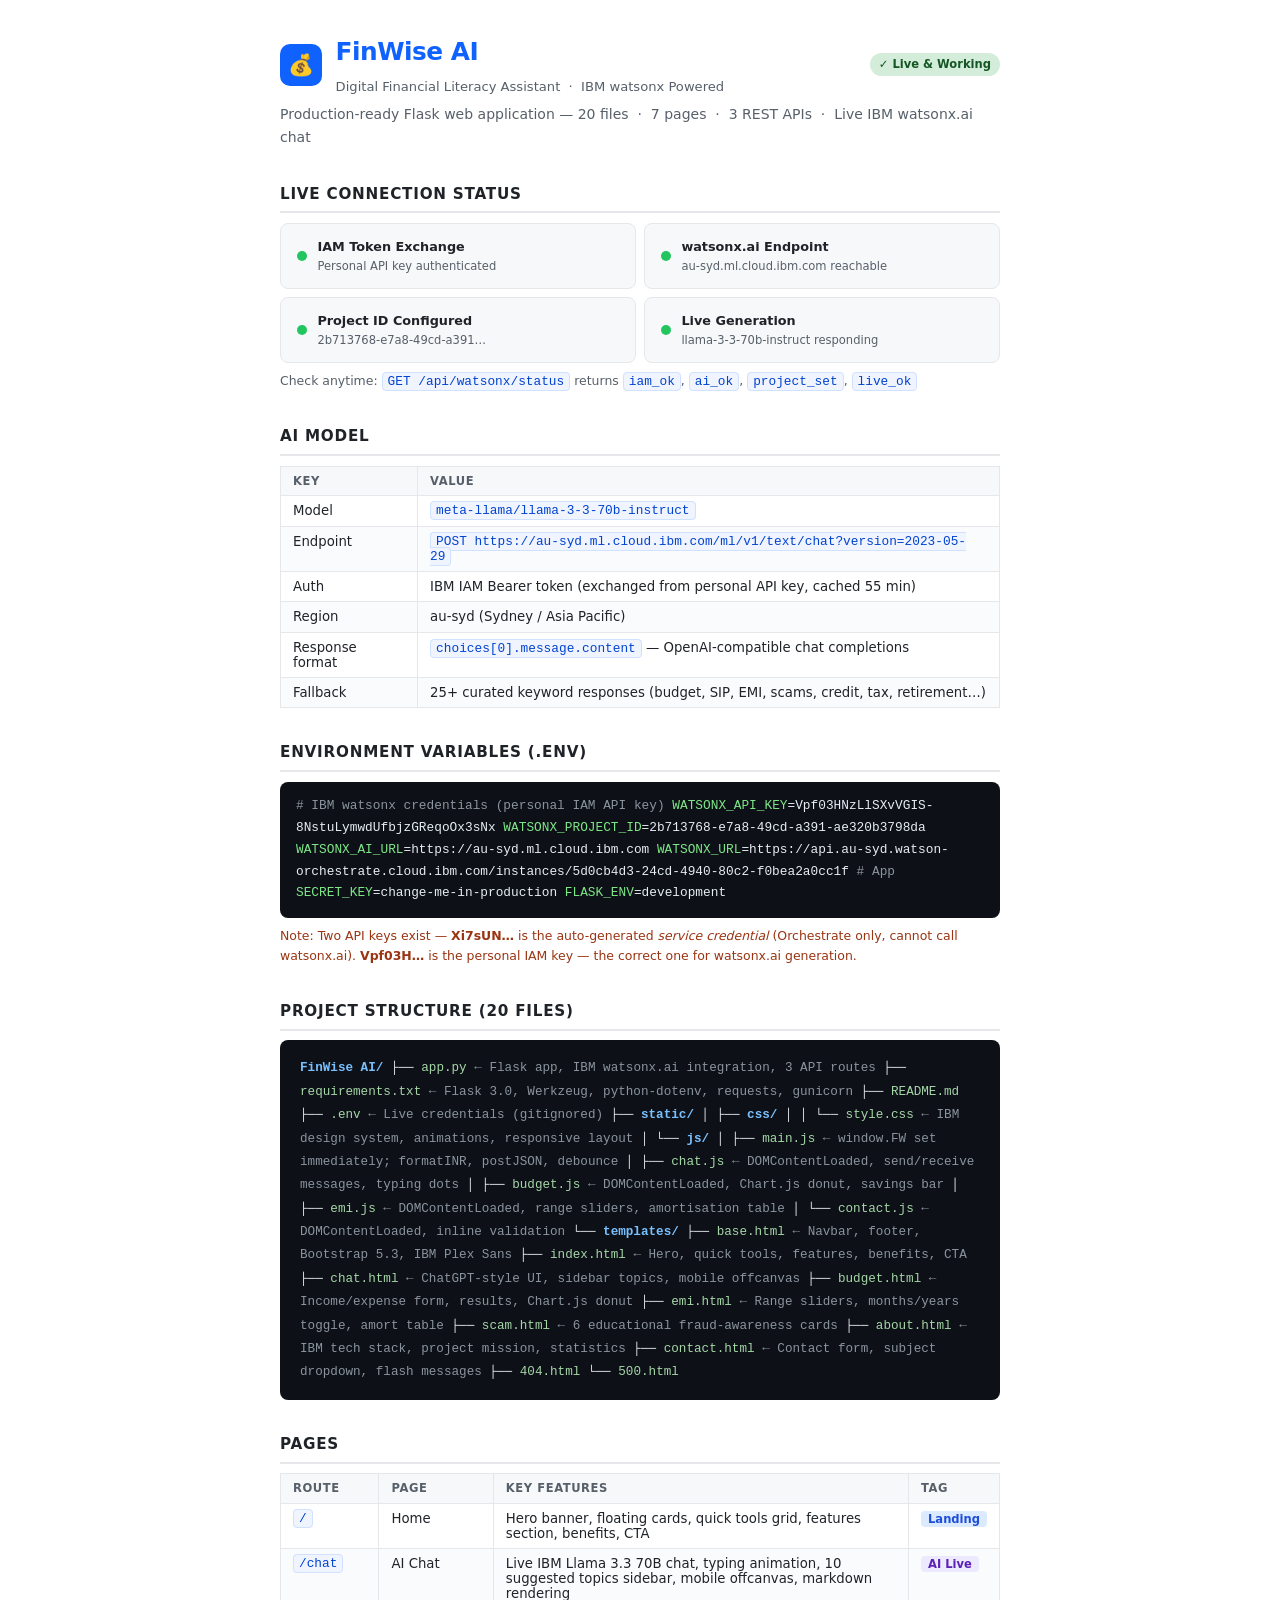
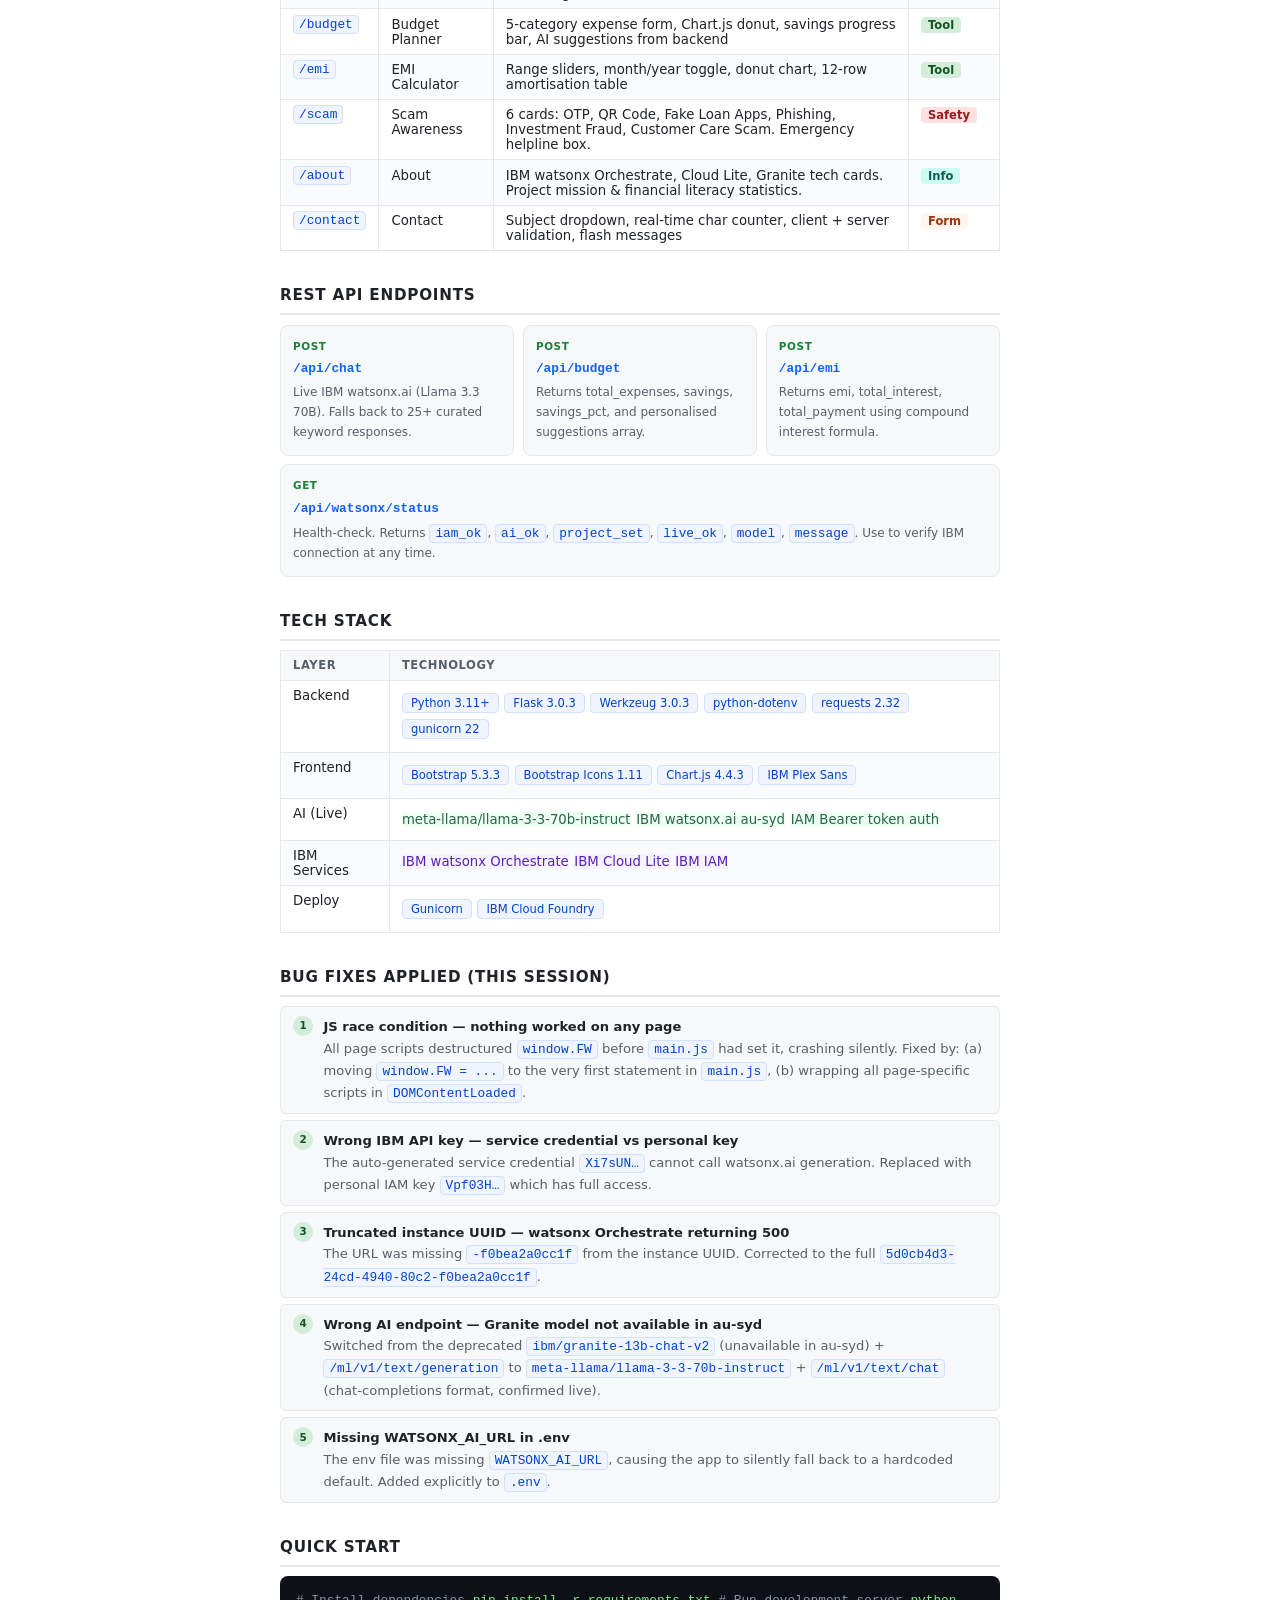
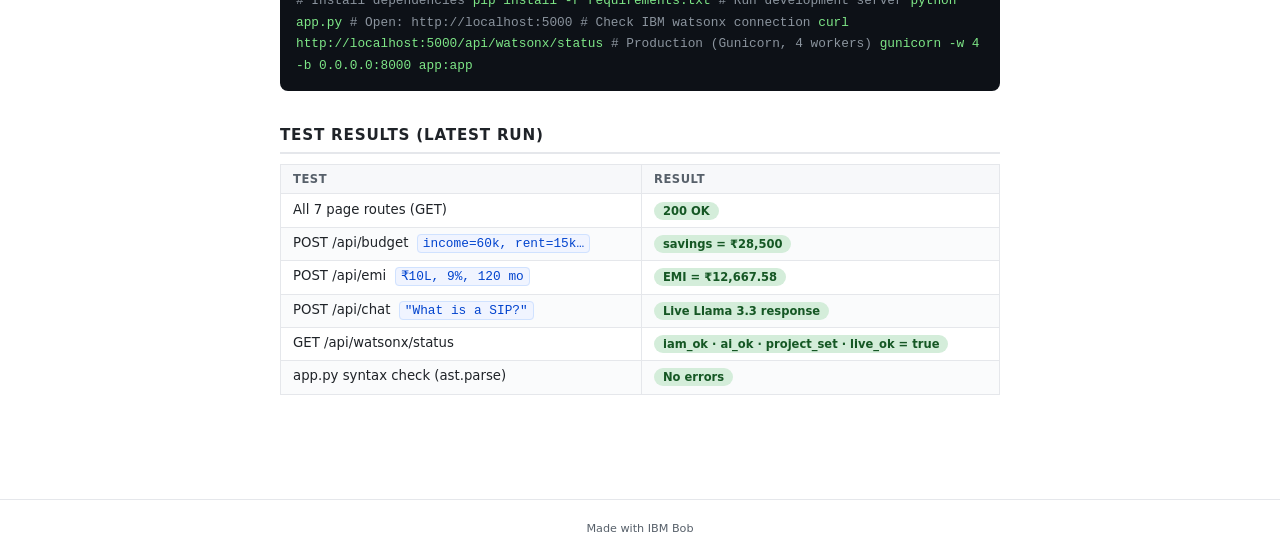
<file: finwise-ai-project-summary.html>
<html lang="en">
<head>
<meta charset="UTF-8" />
<meta name="viewport" content="width=device-width, initial-scale=1.0" />
<title>FinWise AI – Project Summary</title>
<style>
  *,*::before,*::after{box-sizing:border-box}
  body{font-family:-apple-system,"Segoe UI",system-ui,sans-serif;font-size:14px;line-height:1.65;color:#1f2328;background:#fff;margin:0;padding:0}
  .wrap{max-width:760px;margin:0 auto;padding:2rem 1.25rem 3rem}
  h1{font-size:1.55rem;font-weight:700;margin:0 0 .2rem;color:#0f62fe;letter-spacing:-.02em}
  h2{font-size:.95rem;font-weight:700;margin:2rem 0 .6rem;color:#1f2328;padding-bottom:.3rem;border-bottom:2px solid #e5e7eb;text-transform:uppercase;letter-spacing:.05em}
  h3{font-size:.82rem;font-weight:700;text-transform:uppercase;letter-spacing:.06em;color:#57606a;margin:.9rem 0 .35rem}
  p{margin:.35rem 0 .7rem;color:#57606a}
  code{background:#f0f4ff;border:1px solid #d0e2ff;border-radius:4px;padding:1px 5px;font-size:.8rem;color:#0043ce;font-family:"Courier New",monospace}
  /* status pill */
  .pill{display:inline-flex;align-items:center;gap:5px;padding:2px 9px;border-radius:99px;font-size:.72rem;font-weight:600}
  .pill-green{background:#d4edda;color:#155724}
  .pill-blue{background:#dbeafe;color:#1d4ed8}
  .pill-orange{background:#fff7ed;color:#9a3412}
  /* badges */
  .badge{display:inline-block;padding:1px 7px;border-radius:4px;font-size:.72rem;font-weight:600}
  .b-blue{background:#dbeafe;color:#1d4ed8}
  .b-green{background:#d4edda;color:#155724}
  .b-purple{background:#ede9fe;color:#5b21b6}
  .b-red{background:#fee2e2;color:#991b1b}
  .b-orange{background:#fff7ed;color:#9a3412}
  .b-teal{background:#ccfbf1;color:#115e59}
  .b-gray{background:#f3f4f6;color:#374151}
  /* grid */
  .status-grid{display:grid;grid-template-columns:repeat(2,1fr);gap:.5rem;margin:.5rem 0}
  .status-card{background:#f7f8fa;border:1px solid #e5e7eb;border-radius:8px;padding:.75rem 1rem;display:flex;align-items:center;gap:.65rem}
  .s-dot{width:10px;height:10px;border-radius:50%;flex-shrink:0}
  .s-dot-green{background:#22c55e}
  .s-dot-orange{background:#f59e0b}
  .s-label{font-size:.8rem;font-weight:600;color:#1f2328}
  .s-sub{font-size:.72rem;color:#57606a}
  /* tables */
  table{width:100%;border-collapse:collapse;font-size:.83rem;margin:.5rem 0}
  th{background:#f7f8fa;text-align:left;padding:.45rem .75rem;font-weight:600;font-size:.72rem;text-transform:uppercase;letter-spacing:.05em;color:#57606a;border:1px solid #e5e7eb}
  td{padding:.45rem .75rem;border:1px solid #e5e7eb;vertical-align:top;color:#1f2328}
  tr:nth-child(even) td{background:#fafbfc}
  /* file tree */
  .tree{background:#0d1117;color:#e6edf3;border-radius:8px;padding:1rem 1.25rem;font-family:"Courier New",monospace;font-size:.79rem;line-height:1.85;overflow-x:auto}
  .tree .dir{color:#79c0ff;font-weight:700}
  .tree .fi{color:#a5d6a7}
  .tree .cm{color:#8b949e}
  /* code blocks */
  .code{background:#0d1117;color:#e6edf3;border-radius:8px;padding:.85rem 1rem;font-family:"Courier New",monospace;font-size:.8rem;line-height:1.7;overflow-x:auto;margin:.5rem 0}
  .code .c{color:#8b949e}
  .code .s{color:#7ee787}
  .code .k{color:#ff7b72}
  /* fix log */
  .fix-item{display:flex;gap:.65rem;padding:.55rem .75rem;border-radius:6px;margin-bottom:.4rem;font-size:.82rem;background:#f7f8fa;border:1px solid #e5e7eb}
  .fix-icon{flex-shrink:0;width:20px;height:20px;border-radius:50%;display:flex;align-items:center;justify-content:center;font-size:.65rem;font-weight:700}
  .fix-icon-bug{background:#fee2e2;color:#991b1b}
  .fix-icon-ok{background:#d4edda;color:#155724}
  /* api cards */
  .api-grid{display:grid;grid-template-columns:repeat(3,1fr);gap:.55rem}
  .api-card{background:#f7f8fa;border:1px solid #e5e7eb;border-radius:8px;padding:.75rem}
  .api-method{font-size:.65rem;font-weight:700;text-transform:uppercase;letter-spacing:.06em;color:#198038;margin-bottom:.2rem}
  .api-path{font-family:"Courier New",monospace;font-size:.8rem;font-weight:700;color:#0f62fe;margin-bottom:.25rem}
  .api-desc{font-size:.75rem;color:#57606a}
  /* tech tags */
  .tags{display:flex;flex-wrap:wrap;gap:.35rem;margin:.35rem 0}
  .tag{background:#f0f4ff;border:1px solid #d0e2ff;border-radius:4px;padding:2px 8px;font-size:.72rem;color:#0043ce;font-weight:500}
  .tag-g{background:#f0fff4;border-color:#c6f6d5;color:#276749}
  .tag-p{background:#f5f3ff;border-color:#d8b4fe;color:#5b21b6}
  .tag-r{background:#fff5f5;border-color:#fed7d7;color:#9b2c2c}
  footer{margin-top:3rem;padding-top:1.25rem;border-top:1px solid #e5e7eb;text-align:center;font-size:.7rem;color:#57606a}
</style>
</head>
<body>
<div class="wrap">

  
  <div style="display:flex;align-items:center;gap:.85rem;margin-bottom:.3rem">
    <div style="width:42px;height:42px;background:#0f62fe;border-radius:10px;display:flex;align-items:center;justify-content:center;color:white;font-size:1.3rem;flex-shrink:0">💰</div>
    <div style="flex:1">
      <h1>FinWise AI</h1>
      <div style="color:#57606a;font-size:.82rem">Digital Financial Literacy Assistant  ·  IBM watsonx Powered</div>
    </div>
    <span class="pill pill-green">✓ Live &amp; Working</span>
  </div>
  <p>Production-ready Flask web application — 20 files  ·  7 pages  ·  3 REST APIs  ·  Live IBM watsonx.ai chat</p>

  
  <h2>Live Connection Status</h2>
  <div class="status-grid">
    <div class="status-card">
      <div class="s-dot s-dot-green"></div>
      <div><div class="s-label">IAM Token Exchange</div><div class="s-sub">Personal API key authenticated</div></div>
    </div>
    <div class="status-card">
      <div class="s-dot s-dot-green"></div>
      <div><div class="s-label">watsonx.ai Endpoint</div><div class="s-sub">au-syd.ml.cloud.ibm.com reachable</div></div>
    </div>
    <div class="status-card">
      <div class="s-dot s-dot-green"></div>
      <div><div class="s-label">Project ID Configured</div><div class="s-sub">2b713768-e7a8-49cd-a391…</div></div>
    </div>
    <div class="status-card">
      <div class="s-dot s-dot-green"></div>
      <div><div class="s-label">Live Generation</div><div class="s-sub">llama-3-3-70b-instruct responding</div></div>
    </div>
  </div>
  <p style="font-size:.78rem;margin-top:.35rem">Check anytime: <code>GET /api/watsonx/status</code> returns <code>iam_ok</code>, <code>ai_ok</code>, <code>project_set</code>, <code>live_ok</code></p>

  
  <h2>AI Model</h2>
  <table>
    <thead><tr><th>Key</th><th>Value</th></tr></thead>
    <tbody>
      <tr><td>Model</td><td><code>meta-llama/llama-3-3-70b-instruct</code></td></tr>
      <tr><td>Endpoint</td><td><code>POST https://au-syd.ml.cloud.ibm.com/ml/v1/text/chat?version=2023-05-29</code></td></tr>
      <tr><td>Auth</td><td>IBM IAM Bearer token (exchanged from personal API key, cached 55 min)</td></tr>
      <tr><td>Region</td><td>au-syd (Sydney / Asia Pacific)</td></tr>
      <tr><td>Response format</td><td><code>choices[0].message.content</code> — OpenAI-compatible chat completions</td></tr>
      <tr><td>Fallback</td><td>25+ curated keyword responses (budget, SIP, EMI, scams, credit, tax, retirement…)</td></tr>
    </tbody>
  </table>

  
  <h2>Environment Variables (.env)</h2>
  <div class="code">
<span class="c"># IBM watsonx credentials (personal IAM API key)</span>
<span class="s">WATSONX_API_KEY</span>=Vpf03HNzLlSXvVGIS-8NstuLymwdUfbjzGReqoOx3sNx
<span class="s">WATSONX_PROJECT_ID</span>=2b713768-e7a8-49cd-a391-ae320b3798da
<span class="s">WATSONX_AI_URL</span>=https://au-syd.ml.cloud.ibm.com
<span class="s">WATSONX_URL</span>=https://api.au-syd.watson-orchestrate.cloud.ibm.com/instances/5d0cb4d3-24cd-4940-80c2-f0bea2a0cc1f

<span class="c"># App</span>
<span class="s">SECRET_KEY</span>=change-me-in-production
<span class="s">FLASK_ENV</span>=development
  </div>
  <p style="font-size:.78rem;color:#9a3412">Note: Two API keys exist — <strong>Xi7sUN…</strong> is the auto-generated <em>service credential</em> (Orchestrate only, cannot call watsonx.ai). <strong>Vpf03H…</strong> is the personal IAM key — the correct one for watsonx.ai generation.</p>

  
  <h2>Project Structure (20 files)</h2>
  <div class="tree">
<span class="dir">FinWise AI/</span>
├── <span class="fi">app.py</span>               <span class="cm">← Flask app, IBM watsonx.ai integration, 3 API routes</span>
├── <span class="fi">requirements.txt</span>     <span class="cm">← Flask 3.0, Werkzeug, python-dotenv, requests, gunicorn</span>
├── <span class="fi">README.md</span>
├── <span class="fi">.env</span>                 <span class="cm">← Live credentials (gitignored)</span>
├── <span class="dir">static/</span>
│   ├── <span class="dir">css/</span>
│   │   └── <span class="fi">style.css</span>        <span class="cm">← IBM design system, animations, responsive layout</span>
│   └── <span class="dir">js/</span>
│       ├── <span class="fi">main.js</span>          <span class="cm">← window.FW set immediately; formatINR, postJSON, debounce</span>
│       ├── <span class="fi">chat.js</span>          <span class="cm">← DOMContentLoaded, send/receive messages, typing dots</span>
│       ├── <span class="fi">budget.js</span>        <span class="cm">← DOMContentLoaded, Chart.js donut, savings bar</span>
│       ├── <span class="fi">emi.js</span>           <span class="cm">← DOMContentLoaded, range sliders, amortisation table</span>
│       └── <span class="fi">contact.js</span>       <span class="cm">← DOMContentLoaded, inline validation</span>
└── <span class="dir">templates/</span>
    ├── <span class="fi">base.html</span>        <span class="cm">← Navbar, footer, Bootstrap 5.3, IBM Plex Sans</span>
    ├── <span class="fi">index.html</span>       <span class="cm">← Hero, quick tools, features, benefits, CTA</span>
    ├── <span class="fi">chat.html</span>        <span class="cm">← ChatGPT-style UI, sidebar topics, mobile offcanvas</span>
    ├── <span class="fi">budget.html</span>      <span class="cm">← Income/expense form, results, Chart.js donut</span>
    ├── <span class="fi">emi.html</span>         <span class="cm">← Range sliders, months/years toggle, amort table</span>
    ├── <span class="fi">scam.html</span>        <span class="cm">← 6 educational fraud-awareness cards</span>
    ├── <span class="fi">about.html</span>       <span class="cm">← IBM tech stack, project mission, statistics</span>
    ├── <span class="fi">contact.html</span>     <span class="cm">← Contact form, subject dropdown, flash messages</span>
    ├── <span class="fi">404.html</span>
    └── <span class="fi">500.html</span>
  </div>

  
  <h2>Pages</h2>
  <table>
    <thead><tr><th>Route</th><th>Page</th><th>Key Features</th><th>Tag</th></tr></thead>
    <tbody>
      <tr><td><code>/</code></td><td>Home</td><td>Hero banner, floating cards, quick tools grid, features section, benefits, CTA</td><td><span class="badge b-blue">Landing</span></td></tr>
      <tr><td><code>/chat</code></td><td>AI Chat</td><td>Live IBM Llama 3.3 70B chat, typing animation, 10 suggested topics sidebar, mobile offcanvas, markdown rendering</td><td><span class="badge b-purple">AI Live</span></td></tr>
      <tr><td><code>/budget</code></td><td>Budget Planner</td><td>5-category expense form, Chart.js donut, savings progress bar, AI suggestions from backend</td><td><span class="badge b-green">Tool</span></td></tr>
      <tr><td><code>/emi</code></td><td>EMI Calculator</td><td>Range sliders, month/year toggle, donut chart, 12-row amortisation table</td><td><span class="badge b-green">Tool</span></td></tr>
      <tr><td><code>/scam</code></td><td>Scam Awareness</td><td>6 cards: OTP, QR Code, Fake Loan Apps, Phishing, Investment Fraud, Customer Care Scam. Emergency helpline box.</td><td><span class="badge b-red">Safety</span></td></tr>
      <tr><td><code>/about</code></td><td>About</td><td>IBM watsonx Orchestrate, Cloud Lite, Granite tech cards. Project mission &amp; financial literacy statistics.</td><td><span class="badge b-teal">Info</span></td></tr>
      <tr><td><code>/contact</code></td><td>Contact</td><td>Subject dropdown, real-time char counter, client + server validation, flash messages</td><td><span class="badge b-orange">Form</span></td></tr>
    </tbody>
  </table>

  
  <h2>REST API Endpoints</h2>
  <div class="api-grid">
    <div class="api-card">
      <div class="api-method">POST</div>
      <div class="api-path">/api/chat</div>
      <div class="api-desc">Live IBM watsonx.ai (Llama 3.3 70B). Falls back to 25+ curated keyword responses.</div>
    </div>
    <div class="api-card">
      <div class="api-method">POST</div>
      <div class="api-path">/api/budget</div>
      <div class="api-desc">Returns total_expenses, savings, savings_pct, and personalised suggestions array.</div>
    </div>
    <div class="api-card">
      <div class="api-method">POST</div>
      <div class="api-path">/api/emi</div>
      <div class="api-desc">Returns emi, total_interest, total_payment using compound interest formula.</div>
    </div>
    <div class="api-card" style="grid-column:1/-1">
      <div class="api-method">GET</div>
      <div class="api-path">/api/watsonx/status</div>
      <div class="api-desc">Health-check. Returns <code>iam_ok</code>, <code>ai_ok</code>, <code>project_set</code>, <code>live_ok</code>, <code>model</code>, <code>message</code>. Use to verify IBM connection at any time.</div>
    </div>
  </div>

  
  <h2>Tech Stack</h2>
  <table>
    <thead><tr><th>Layer</th><th>Technology</th></tr></thead>
    <tbody>
      <tr>
        <td>Backend</td>
        <td><div class="tags"><span class="tag">Python 3.11+</span><span class="tag">Flask 3.0.3</span><span class="tag">Werkzeug 3.0.3</span><span class="tag">python-dotenv</span><span class="tag">requests 2.32</span><span class="tag">gunicorn 22</span></div></td>
      </tr>
      <tr>
        <td>Frontend</td>
        <td><div class="tags"><span class="tag">Bootstrap 5.3.3</span><span class="tag">Bootstrap Icons 1.11</span><span class="tag">Chart.js 4.4.3</span><span class="tag">IBM Plex Sans</span></div></td>
      </tr>
      <tr>
        <td>AI (Live)</td>
        <td><div class="tags"><span class="tag-g">meta-llama/llama-3-3-70b-instruct</span><span class="tag-g">IBM watsonx.ai au-syd</span><span class="tag-g">IAM Bearer token auth</span></div></td>
      </tr>
      <tr>
        <td>IBM Services</td>
        <td><div class="tags"><span class="tag-p">IBM watsonx Orchestrate</span><span class="tag-p">IBM Cloud Lite</span><span class="tag-p">IBM IAM</span></div></td>
      </tr>
      <tr>
        <td>Deploy</td>
        <td><div class="tags"><span class="tag">Gunicorn</span><span class="tag">IBM Cloud Foundry</span></div></td>
      </tr>
    </tbody>
  </table>

  
  <h2>Bug Fixes Applied (this session)</h2>

  <div class="fix-item">
    <div class="fix-icon fix-icon-ok">1</div>
    <div>
      <strong>JS race condition — nothing worked on any page</strong><br />
      <span style="color:#57606a">All page scripts destructured <code>window.FW</code> before <code>main.js</code> had set it, crashing silently. Fixed by: (a) moving <code>window.FW = ...</code> to the very first statement in <code>main.js</code>, (b) wrapping all page-specific scripts in <code>DOMContentLoaded</code>.</span>
    </div>
  </div>

  <div class="fix-item">
    <div class="fix-icon fix-icon-ok">2</div>
    <div>
      <strong>Wrong IBM API key — service credential vs personal key</strong><br />
      <span style="color:#57606a">The auto-generated service credential <code>Xi7sUN…</code> cannot call watsonx.ai generation. Replaced with personal IAM key <code>Vpf03H…</code> which has full access.</span>
    </div>
  </div>

  <div class="fix-item">
    <div class="fix-icon fix-icon-ok">3</div>
    <div>
      <strong>Truncated instance UUID — watsonx Orchestrate returning 500</strong><br />
      <span style="color:#57606a">The URL was missing <code>-f0bea2a0cc1f</code> from the instance UUID. Corrected to the full <code>5d0cb4d3-24cd-4940-80c2-f0bea2a0cc1f</code>.</span>
    </div>
  </div>

  <div class="fix-item">
    <div class="fix-icon fix-icon-ok">4</div>
    <div>
      <strong>Wrong AI endpoint — Granite model not available in au-syd</strong><br />
      <span style="color:#57606a">Switched from the deprecated <code>ibm/granite-13b-chat-v2</code> (unavailable in au-syd) + <code>/ml/v1/text/generation</code> to <code>meta-llama/llama-3-3-70b-instruct</code> + <code>/ml/v1/text/chat</code> (chat-completions format, confirmed live).</span>
    </div>
  </div>

  <div class="fix-item">
    <div class="fix-icon fix-icon-ok">5</div>
    <div>
      <strong>Missing WATSONX_AI_URL in .env</strong><br />
      <span style="color:#57606a">The env file was missing <code>WATSONX_AI_URL</code>, causing the app to silently fall back to a hardcoded default. Added explicitly to <code>.env</code>.</span>
    </div>
  </div>

  
  <h2>Quick Start</h2>
  <div class="code">
<span class="c"># Install dependencies</span>
<span class="s">pip install -r requirements.txt</span>

<span class="c"># Run development server</span>
<span class="s">python app.py</span>
<span class="c"># Open: http://localhost:5000</span>

<span class="c"># Check IBM watsonx connection</span>
<span class="s">curl http://localhost:5000/api/watsonx/status</span>

<span class="c"># Production (Gunicorn, 4 workers)</span>
<span class="s">gunicorn -w 4 -b 0.0.0.0:8000 app:app</span>
  </div>

  
  <h2>Test Results (latest run)</h2>
  <table>
    <thead><tr><th>Test</th><th>Result</th></tr></thead>
    <tbody>
      <tr><td>All 7 page routes (GET)</td><td><span class="pill pill-green">200 OK</span></td></tr>
      <tr><td>POST /api/budget  <code>income=60k, rent=15k…</code></td><td><span class="pill pill-green">savings = ₹28,500</span></td></tr>
      <tr><td>POST /api/emi  <code>₹10L, 9%, 120 mo</code></td><td><span class="pill pill-green">EMI = ₹12,667.58</span></td></tr>
      <tr><td>POST /api/chat  <code>"What is a SIP?"</code></td><td><span class="pill pill-green">Live Llama 3.3 response</span></td></tr>
      <tr><td>GET /api/watsonx/status</td><td><span class="pill pill-green">iam_ok · ai_ok · project_set · live_ok = true</span></td></tr>
      <tr><td>app.py syntax check (ast.parse)</td><td><span class="pill pill-green">No errors</span></td></tr>
    </tbody>
  </table>

</div>
<footer>Made with IBM Bob</footer>
</body>
</html>
</file>
